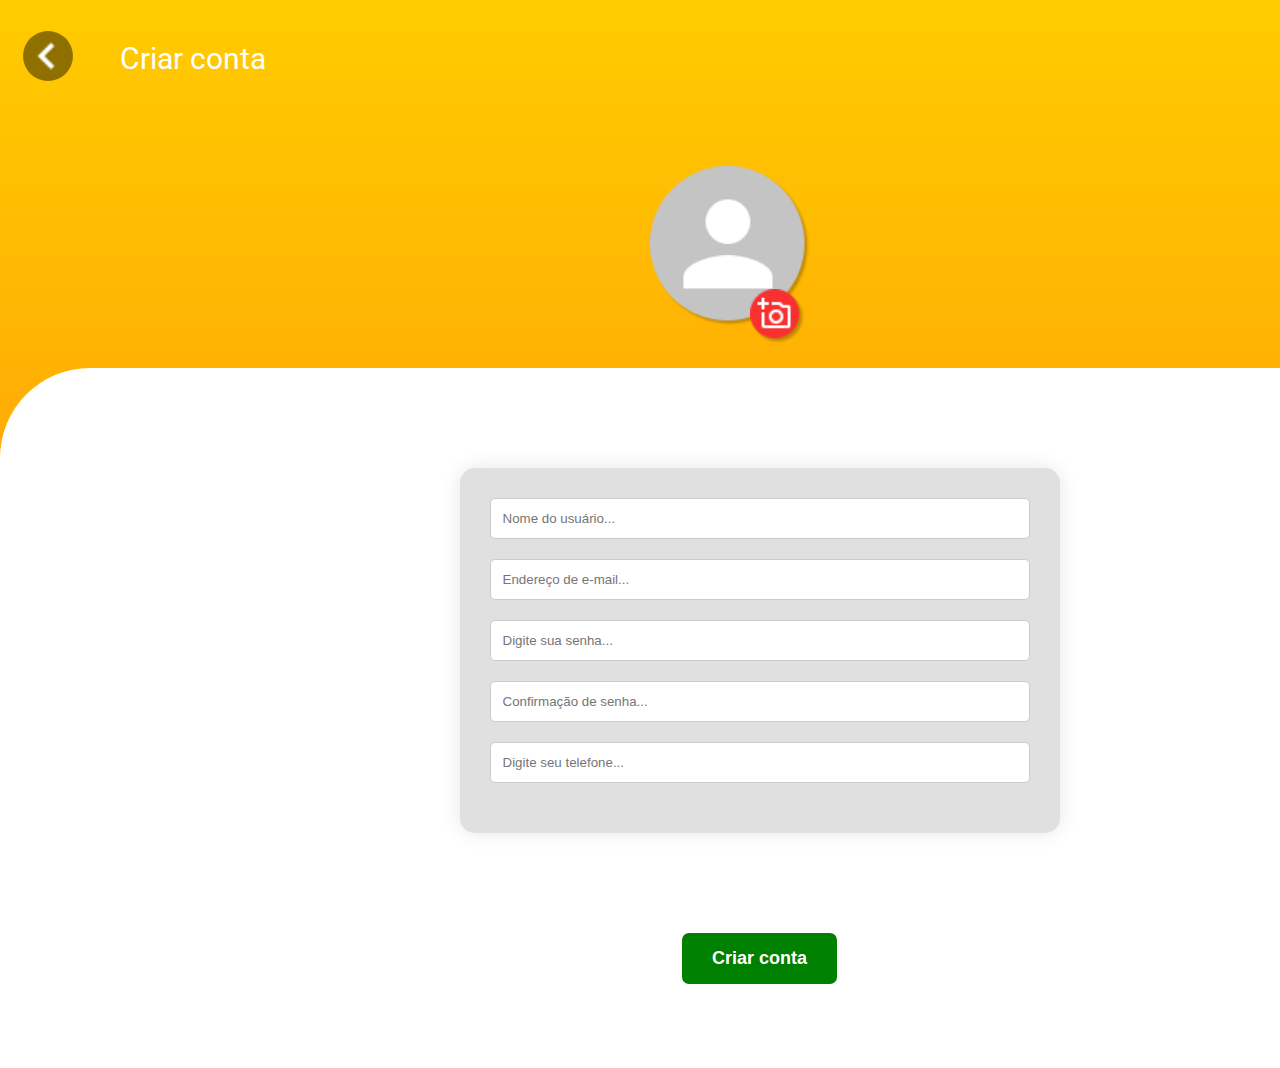
<file: Projeto_pizzaria/Tela Criar Conta/index.html>
<!DOCTYPE html>
<html lang="pt-br">

<head>
    <meta charset="UTF-8">
    <meta name="viewport" content="width=device-width, initial-scale=1.0">
    <link rel="preconnect" href="https://fonts.googleapis.com">
    <link rel="preconnect" href="https://fonts.gstatic.com" crossorigin>
    <link href="https://fonts.googleapis.com/css2?family=Roboto:wght@500&display=swap" rel="stylesheet">
    <link rel="preconnect" href="https://fonts.googleapis.com">
    <link rel="preconnect" href="https://fonts.gstatic.com" crossorigin>
    <link href="https://fonts.googleapis.com/css2?family=Rubik&display=swap" rel="stylesheet">
    <title>Tela Criar Conta</title>
    <link rel="stylesheet" href="./styles.css">
</head>

<body>

    <header>

        <div class="flecha"><img src="./img/fe_arrow-left.png" alt=""></div>

        <div class="point"></div>

        <p>Criar conta</p>

        <div class="perfil"><img src="./img/Group 8.png" alt=""></div>

        <div class="cam"><img src="./img/camera.png" alt=""></div>

        <div class="white">

            <div class="cham">

                <form action="">
                    <input type="name" required placeholder="Nome do usuário...">
                </form>

                <form action="">
                    <input type="email" required placeholder="Endereço de e-mail...">
                </form>

                <form action="">
                    <input type="password" required placeholder="Digite sua senha...">
                </form>

                <form action="">
                    <input type="password" required placeholder="Confirmação de senha...">
                </form>

                <form action="">
                    <input type="tel" required placeholder="Digite seu telefone...">
                </form>

            </div>

            <div class="chamada">

                <form action="">
                    <input type="submit" name="acao" value="Criar conta">
                </form>

        </div>

    </header>

</body>

</html>
</file>
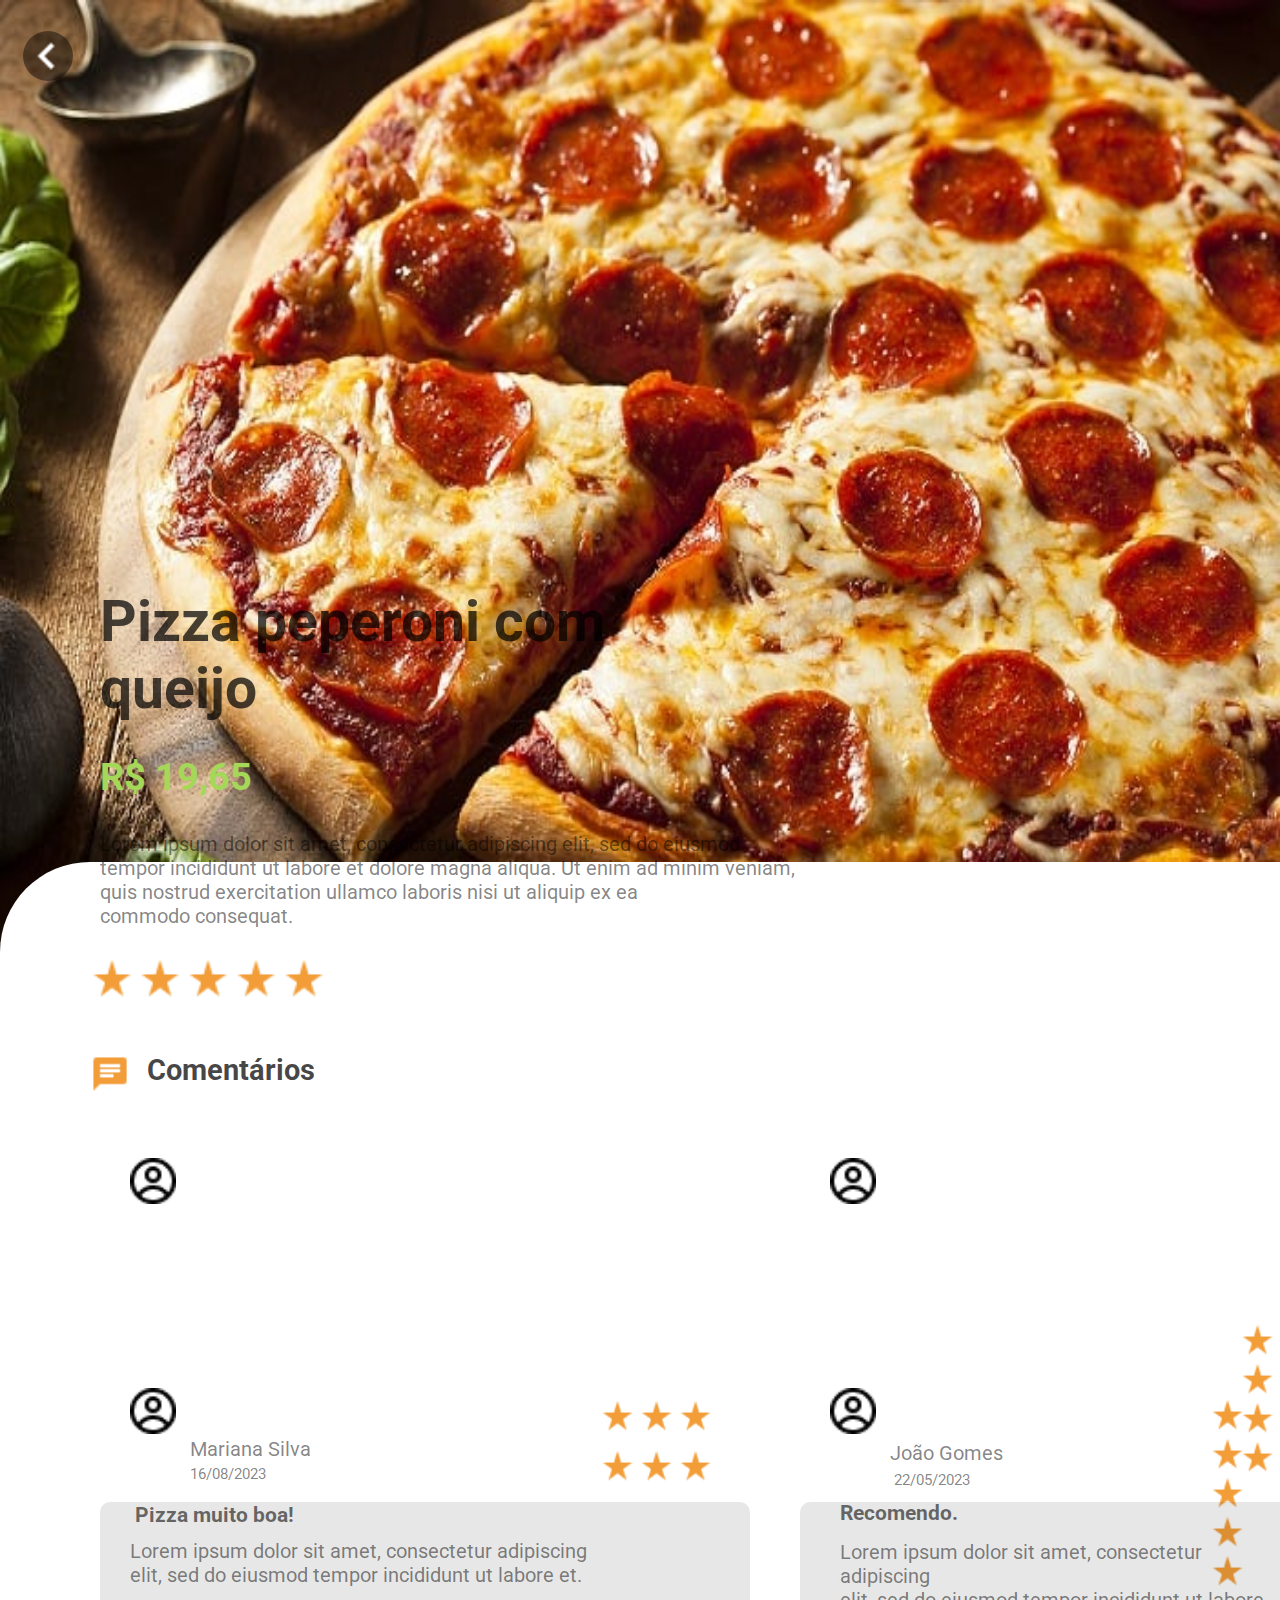
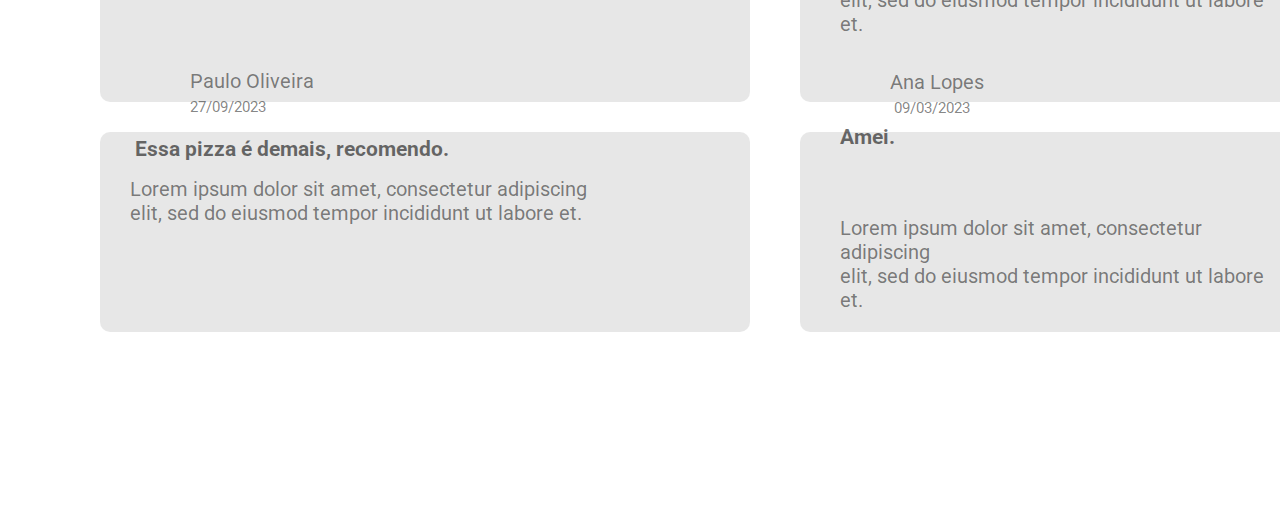
<file: Projeto_pizzaria/Tela Detalhe do Produto/index.html>
<!DOCTYPE html>
<html lang="pt-br">

<head>
    <meta charset="UTF-8">
    <meta name="viewport" content="width=device-width, initial-scale=1.0">
    <link rel="preconnect" href="https://fonts.googleapis.com">
    <link rel="preconnect" href="https://fonts.gstatic.com" crossorigin>
    <link href="https://fonts.googleapis.com/css2?family=Roboto:wght@500&display=swap" rel="stylesheet">
    <link rel="preconnect" href="https://fonts.googleapis.com">
    <link rel="preconnect" href="https://fonts.gstatic.com" crossorigin>
    <link href="https://fonts.googleapis.com/css2?family=Rubik&display=swap" rel="stylesheet">
    <title>Tela Detalhe do Produto</title>
    <link rel="stylesheet" href="./styles.css">
</head>

<body>

    <header>

        <div class="flecha"><img src="./img/fe_arrow-left.png" alt=""></div>

        <div class="point"></div>

        <div class="coracao"><img src="./img/coração.png" alt=""></div>

        <div class="p1">
            <h2>Pizza peperoni com <br> queijo</h2>
        </div>

        <h3>R$ 19,65</h3>

        <div class="estrela">
            <img src="./img/Star rate.png" alt="">
            <img src="./img/Star rate.png" alt="">
            <img src="./img/Star rate.png" alt="">
            <img src="./img/Star rate.png" alt="">
            <img src="./img/Star rate.png" alt="">
        </div>

        <div class="comentario"><img src="./img/Chat.png" alt=""></div>

        <h4>Comentários</h4>

    </header>

    <p>Lorem ipsum dolor sit amet, consectetur adipiscing elit, sed do eiusmod <br>tempor incididunt ut labore et
        dolore magna aliqua. Ut enim ad minim veniam, <br>quis nostrud exercitation ullamco laboris nisi ut
        aliquip ex ea <br>commodo consequat.
    </p>

    <div class="perfil1">
        <img src="./img/Group.png" alt="">
    </div>

    <div class="perfil2">
        <img src="./img/Group.png" alt="">
    </div>

    <div class="perfil3">
        <img src="./img/Group.png" alt="">
    </div>

    <div class="perfil4">
        <img src="./img/Group.png" alt="">
    </div>

    <div class="estrela1">
        <img src="./img/Star rate.png" alt="">
        <img src="./img/Star rate.png" alt="">
        <img src="./img/Star rate.png" alt="">
    </div>

    <div class="estrela2">
        <img src="./img/Star rate.png" alt="">
        <img src="./img/Star rate.png" alt="">
        <img src="./img/Star rate.png" alt="">
        <img src="./img/Star rate.png" alt="">
        <img src="./img/Star rate.png" alt="">
    </div>

    <div class="estrela3">
        <img src="./img/Star rate.png" alt="">
        <img src="./img/Star rate.png" alt="">
        <img src="./img/Star rate.png" alt="">
        <img src="./img/Star rate.png" alt="">
    </div>

    <div class="estrela4">
        <img src="./img/Star rate.png" alt="">
        <img src="./img/Star rate.png" alt="">
        <img src="./img/Star rate.png" alt="">
    </div>

    <div class="nome">
        <p>Mariana Silva</p>
    </div>
    <div class="nome1">
        <p>João Gomes</p>
    </div>
    <div class="nome2">
        <p>Ana Lopes</p>
    </div>
    <div class="nome3">
        <p>Paulo Oliveira</p>
    </div>

    <div class="data1">
        <p>27/09/2023</p>
    </div>
    <div class="data2">
        <p>09/03/2023</p>
    </div>
    <div class="data3">
        <p>22/05/2023</p>
    </div>
    <div class="data4">
        <p>16/08/2023</p>
    </div>


    <div class="coment">
        <h2>Pizza muito boa!</h2>
    </div>

    <div class="coment1">
        <h2>Essa pizza é demais, recomendo.</h2>
    </div>

    <div class="coment2">
        <h2>Recomendo.</h2>
    </div>

    <div class="coment3">
        <h2>Amei.</h2>
    </div>

    <div class="c1">
        <p>Lorem ipsum dolor sit amet, consectetur adipiscing
            <br> elit, sed do eiusmod tempor incididunt ut labore et.
        </p>
    </div>

    <div class="c2">
        <p>Lorem ipsum dolor sit amet, consectetur adipiscing
            <br> elit, sed do eiusmod tempor incididunt ut labore et.
        </p>
    </div>

    <div class="c3">
        <p>Lorem ipsum dolor sit amet, consectetur adipiscing
            <br> elit, sed do eiusmod tempor incididunt ut labore et.
        </p>
    </div>

    <div class="c4">
        <p>Lorem ipsum dolor sit amet, consectetur adipiscing
            <br> elit, sed do eiusmod tempor incididunt ut labore et.
        </p>
    </div>

    <div class="box"></div>
    <div class="box1"></div>
    <div class="box2"></div>
    <div class="box3"></div>

    <div class="white"></div>

</body>

</html>
</file>
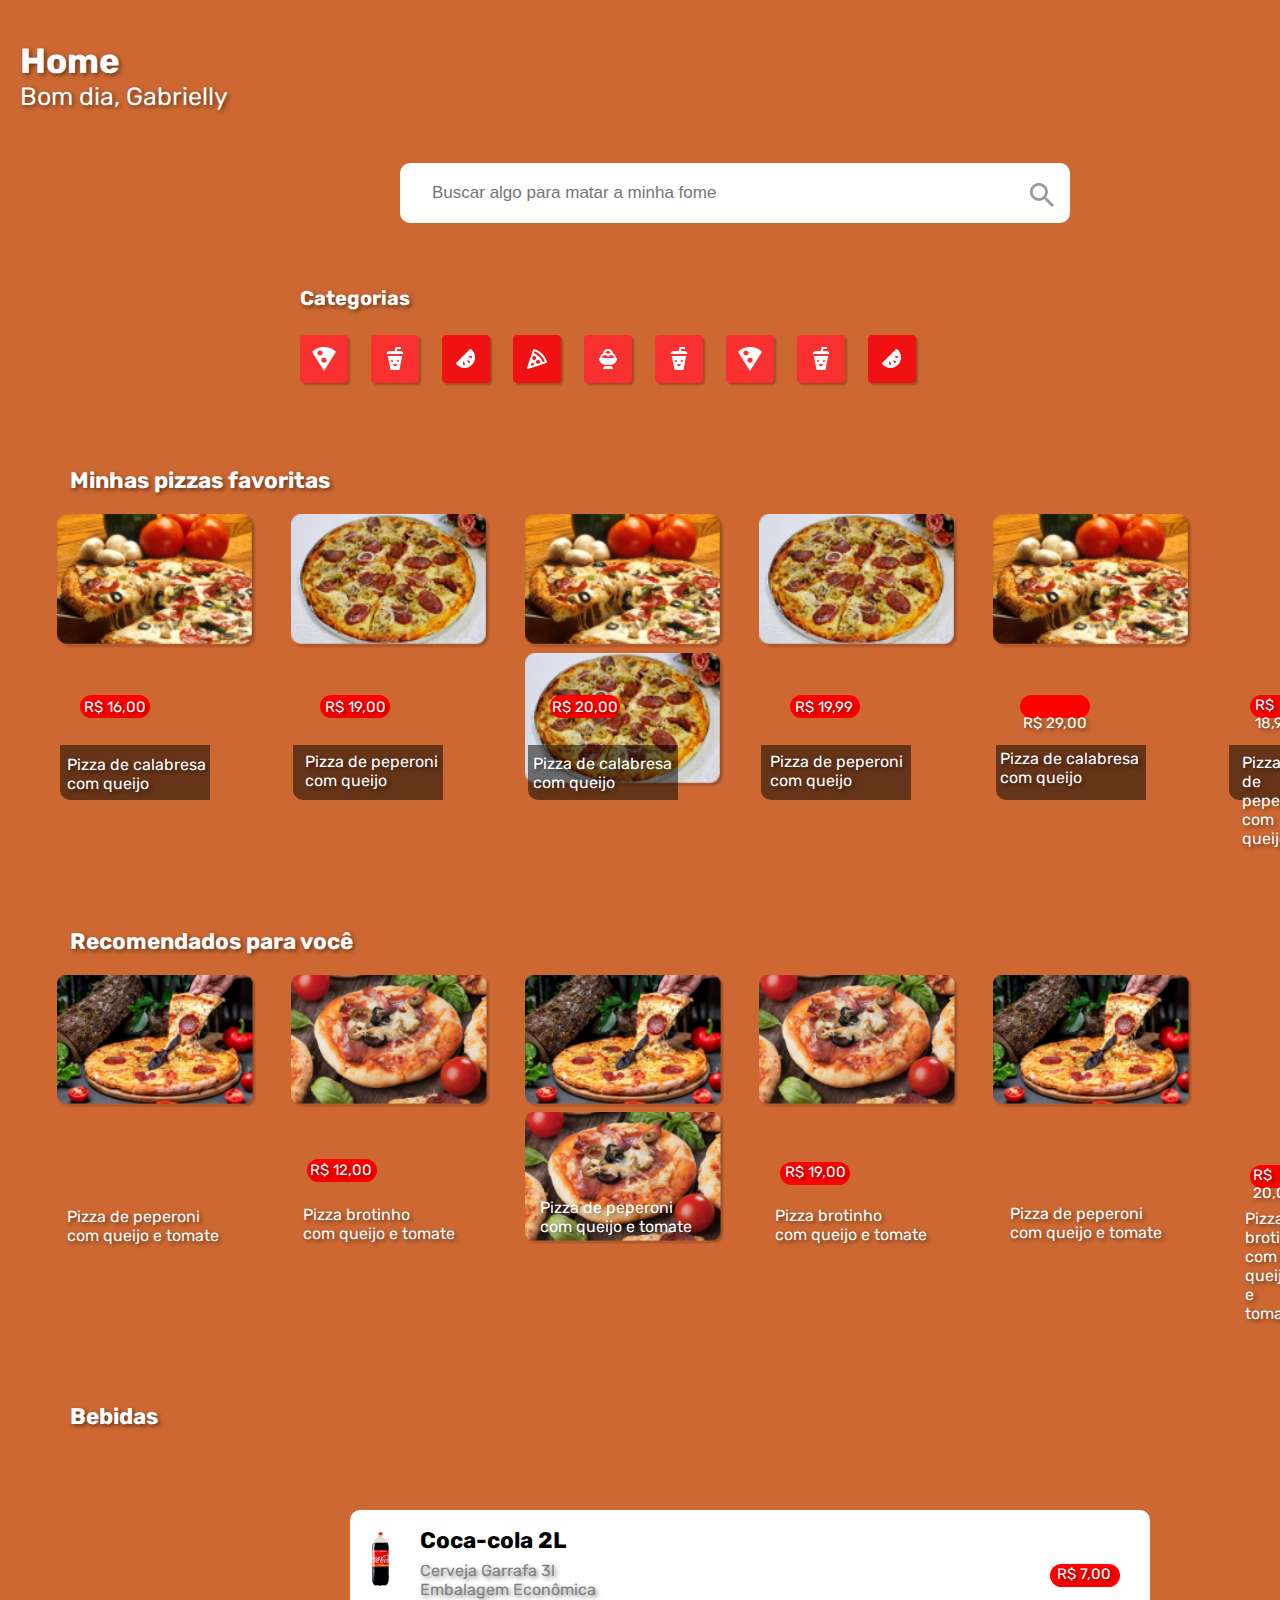
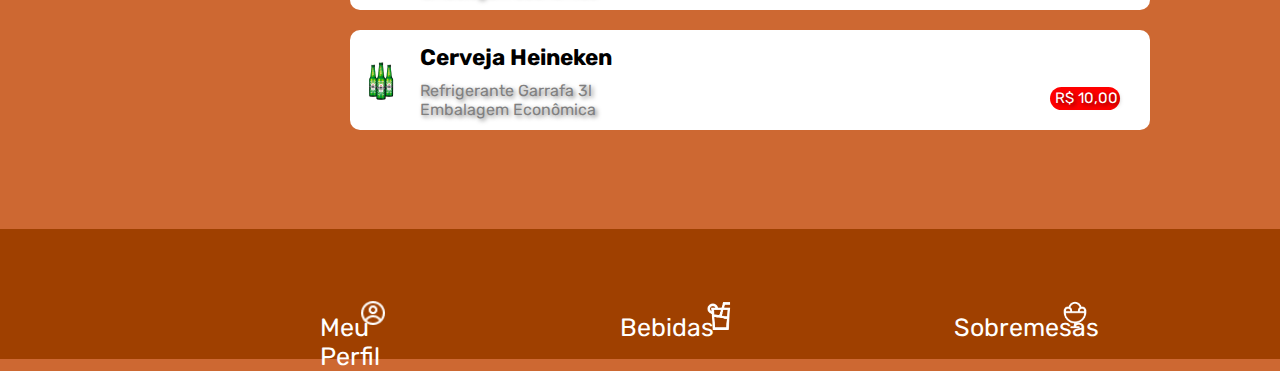
<file: Projeto_pizzaria/Tela Home/index.html>
<!DOCTYPE html>
<html lang="pt-br">

<head>
    <meta charset="UTF-8">
    <meta name="viewport" content="width=device-width, initial-scale=1.0">
    <link rel="preconnect" href="https://fonts.googleapis.com">
    <link rel="preconnect" href="https://fonts.gstatic.com" crossorigin>
    <link href="https://fonts.googleapis.com/css2?family=Rubik:ital@1&display=swap" rel="stylesheet">
    <title>Tela Home</title>
    <link rel="stylesheet" href="./styles.css">
</head>

<body>

    <header>

        <h1>Home</h1>

        <p>Bom dia, Gabrielly</p>

        <div class="perfil"><img src="./img/image 1 (1).png" alt=""></div>

        <div class="chamada">

            <form action="">
                <input type="search" required placeholder="Buscar algo para matar a minha fome">
            </form>
        </div>

        <div class="lupa"><img src="./img/Vector.png" alt=""></div>

    </header>


    <div class="categorias">
        <h2>Categorias</h2>
    </div>

    <div class="quadrado">
        <img src="./img/Group 1.png" alt="">
        <img src="./img/Group 2.png" alt="">
        <img src="./img/Group 3.png" alt="">
        <img src="./img/Group 4.png" alt="">
        <img src="./img/Group 5.png" alt="">
        <img src="./img/Group 2.png" alt="">
        <img src="./img/Group 1.png" alt="">
        <img src="./img/Group 2.png" alt="">
        <img src="./img/Group 3.png" alt="">
    </div>

    <div class="favoritas">
        <h2>Minhas pizzas favoritas</h2>
    </div>

    <div class="pizzas">
        <img src="./img/Rectangle 14.png" alt="">
        <img src="./img/Rectangle 6.png" alt="">
        <img src="./img/Rectangle 14.png" alt="">
        <img src="./img/Rectangle 6.png" alt="">
        <img src="./img/Rectangle 14.png" alt="">
        <img src="./img/Rectangle 6.png" alt="">
    </div>

    <div class="vermelho"></div>
    <div class="vermelho1"></div>
    <div class="vermelho2"></div>
    <div class="vermelho3"></div>
    <div class="vermelho4"></div>
    <div class="vermelho5"></div>

    <div class="reais1">
        <p>R$ 16,00</p>
    </div>


    <div class="reais2">
        <p>R$ 19,00</p>
    </div>

    <div class="reais3">
        <p>R$ 20,00</p>
    </div>


    <div class="reais4">
        <p>R$ 19,99</p>
    </div>

    <div class="reais5">
        <p>R$ 18,99</p>
    </div>

    <div class="reais6">
        <p>R$ 29,00</p>
    </div>

    <div class="box"></div>
    <div class="box1"></div>
    <div class="box2"></div>
    <div class="box3"></div>
    <div class="box4"></div>
    <div class="box5"></div>

    <div class="calabresa">
        <p>Pizza de calabresa <br> com queijo</p>
    </div>

    <div class="calabresa1">
        <p>Pizza de calabresa <br> com queijo</p>
    </div>

    <div class="calabresa2">
        <p>Pizza de calabresa <br> com queijo</p>
    </div>

    <div class="peperoni">
        <p>Pizza de peperoni <br> com queijo</p>
    </div>

    <div class="peperoni1">
        <p>Pizza de peperoni <br> com queijo</p>
    </div>


    <div class="peperoni2">
        <p>Pizza de peperoni <br> com queijo</p>
    </div>

    <div class="favoritas">
        <h2>Recomendados para você</h2>
    </div>

    <div class="pizza">
        <img src="./img/Rectangle 16.png" alt="">
        <img src="./img/Rectangle 17.png" alt="">
        <img src="./img/Rectangle 16.png" alt="">
        <img src="./img/Rectangle 17.png" alt="">
        <img src="./img/Rectangle 16.png" alt="">
        <img src="./img/Rectangle 17.png" alt="">
    </div>

    <div class="vermelho9"></div>
    <div class="vermelho8"></div>
    <div class="vermelho7"></div>

    <div class="preco4">
        <p>R$ 12,00</p>
    </div>

    <div class="preco5">
        <p>R$ 19,00</p>
    </div>

    <div class="preco6">
        <p>R$ 20,00</p>
    </div>

    <div class="pe1">
        <p>Pizza de peperoni <br> com queijo e tomate</p>
    </div>

    <div class="pe2">
        <p>Pizza brotinho <br> com queijo e tomate</p>
    </div>

    <div class="pe3">
        <p>Pizza de peperoni <br> com queijo e tomate</p>
    </div>

    <div class="pe4">
        <p>Pizza brotinho <br> com queijo e tomate</p>
    </div>

    <div class="pe5">
        <p>Pizza de peperoni <br> com queijo e tomate</p>
    </div>

    <div class="pe6">
        <p>Pizza brotinho <br> com queijo e tomate</p>
    </div>

    <div class="favoritas">
        <h2>Bebidas</h2>
    </div>


    <div class="white"></div>
    <div class="white1"></div>

    <div class="coca"><img src="./img/Rectangle 29.png" alt=""></div>
    <div class="hein"><img src="./img/Rectangle 31.png" alt=""></div>

    <div class="vermelho10"></div>
    <div class="vermelho11"></div>

    <div class="preco9">
        <p>R$ 7,00</p>
    </div>

    <div class="preco10">
        <p>R$ 10,00</p>
    </div>

    <div class="cola">
        <h2>Coca-cola 2L</h2>
    </div>

    <div class="heine">
        <h2>Cerveja Heineken</h2>
    </div>

    <div class="refri">
        <p>Refrigerante Garrafa 3l
            <br> Embalagem Econômica
        </p>
    </div>

    <div class="cerveja">
        <p>Cerveja Garrafa 3l<br> Embalagem Econômica</p>
    </div>

    <div class="final"></div>

    <ul>

        <li><a href="">Meu Perfil</a></li>
        <li><a href="">Bebidas</a></li>
        <li><a href="">Sobremesas</a></li>

    </ul>

    <div class="beer"><img src=".//img/tdesign_drink.png" alt=""></div>
    <div class="perfil1"><img src="./img/gg_profile.png" alt=""></div>
    <div class="cupcake"><img src="./img/ep_dessert.png" alt=""></div>



</body>


</html>
</file>
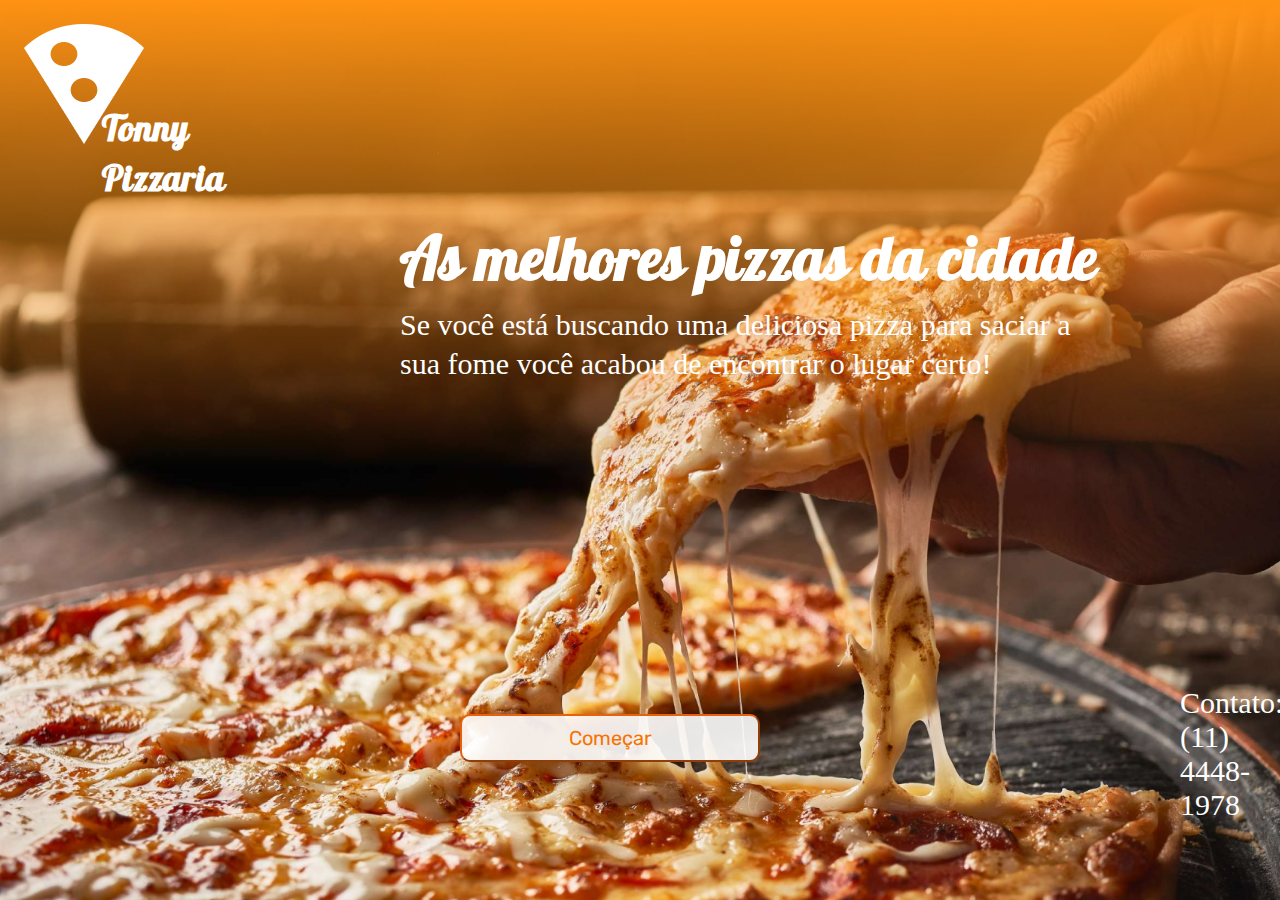
<file: Projeto_pizzaria/Tela Inicio/index.html>
<!DOCTYPE html>
<html lang="pt-br">

<head>
    <meta charset="UTF-8">
    <meta name="viewport" content="width=device-width, initial-scale=1.0">
    <link rel="stylesheet" href="styles.css">
    <title>Tela Inicial</title>
    <link rel="preconnect" href="https://fonts.googleapis.com">
    <link rel="preconnect" href="https://fonts.gstatic.com" crossorigin>
    <link href="https://fonts.googleapis.com/css2?family=Exo+2:wght@500&family=Pattaya&display=swap" rel="stylesheet">
    <link rel="preconnect" href="https://fonts.googleapis.com">
    <link rel="preconnect" href="https://fonts.gstatic.com" crossorigin>
    <link href="https://fonts.googleapis.com/css2?family=Rubik:wght@700&display=swap" rel="stylesheet">


</head>

<body>
    <header>

        <div class="chamada">

            <form action="file:///C:/Users/aluno/Documents/Projeto_pizzaria/Tela%20Login/index.html">
                <input type="submit" name="acao" value="Começar">
            </form>

            <div class="logo"></div>

            <div class="title">

                <h2>Tonny <br>Pizzaria</h2>


            </div>

            <h3>As melhores pizzas da cidade</h3>

            <p>Se você está buscando uma deliciosa pizza para saciar a </p>
            <p>sua fome você acabou de encontrar o lugar certo!</p>

    </header>


</body>
<div class="p">
    <p>Contato: (11) 4448-1978 </p>
</div>

</html>
</file>
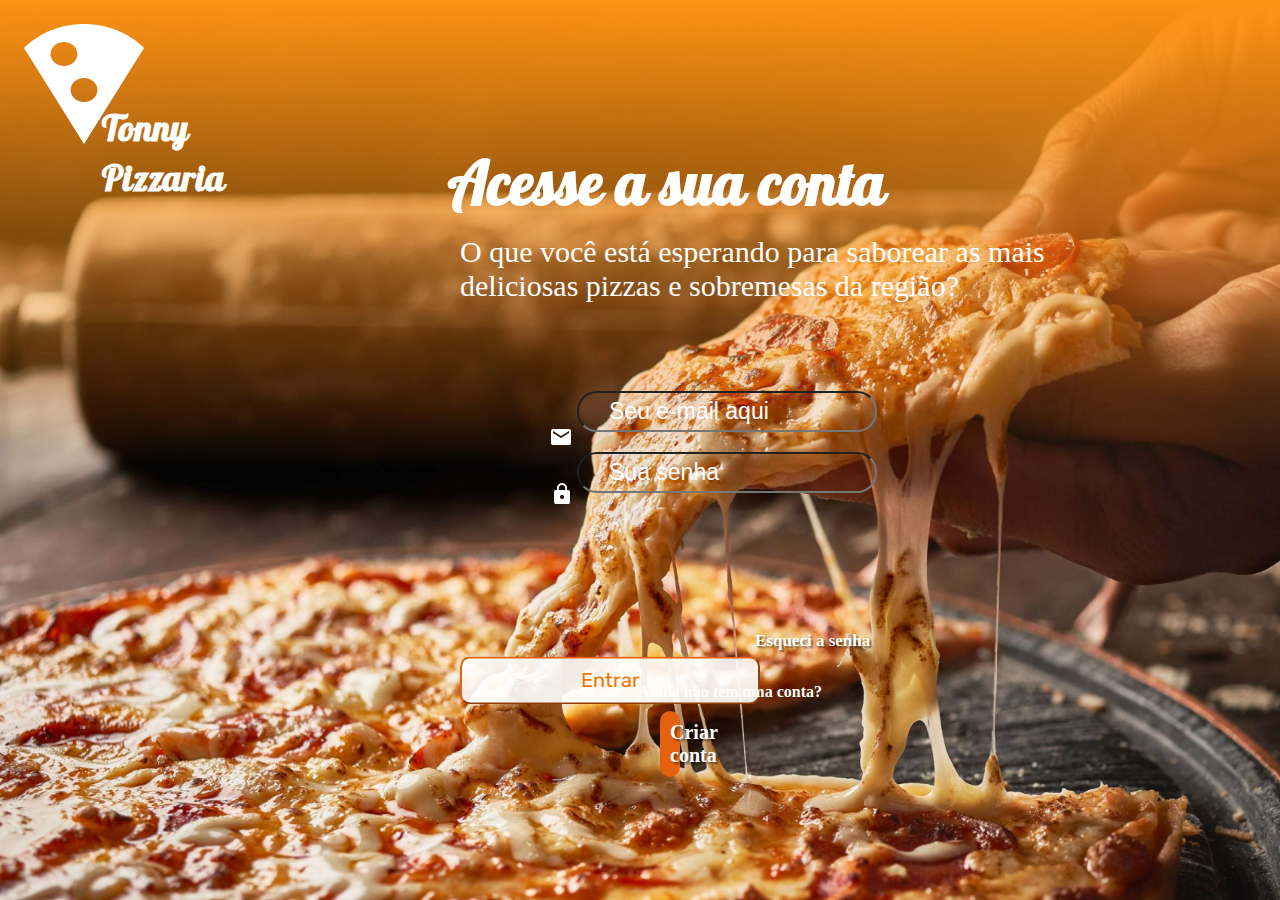
<file: Projeto_pizzaria/Tela Login/index.html>
<!DOCTYPE html>
<html lang="pt-br">

<head>
    <meta charset="UTF-8">
    <meta name="viewport" content="width=device-width, initial-scale=1.0">
    <link rel="stylesheet" href="styles.css">

    <title>Tela Login</title>

    <link rel="preconnect" href="https://fonts.googleapis.com">
    <link rel="preconnect" href="https://fonts.gstatic.com" crossorigin>
    <link href="https://fonts.googleapis.com/css2?family=Exo+2:wght@500&family=Pattaya&display=swap" rel="stylesheet">
    <link rel="preconnect" href="https://fonts.googleapis.com">
    <link rel="preconnect" href="https://fonts.gstatic.com" crossorigin>
    <link href="https://fonts.googleapis.com/css2?family=Rubik:wght@700&display=swap" rel="stylesheet">


</head>

<body>
    <header>

        <div class="logo"></div>

        <div class="title">

            <h2>Tonny <br>Pizzaria</h2>

        </div>

        <h3>Acesse a sua conta</h3>

        <p>O que você está esperando para saborear as mais </p>
        <p>deliciosas pizzas e sobremesas da região?</p>

        <div class="cham">

            <form action="">
                <input type="email" required placeholder="Seu e-mail aqui">
            </form>

            <form action="">
                <input type="password" required placeholder="Sua senha">

            </form>
        </div>

    </header>

    <div class="chamada">

        <form action="">
            <input type="submit" name="acao" value="Entrar">
        </form>

        <div class="senha"><a href=""></a>Esqueci a senha </div>

        <div class="conta1"><a href=""></a>Ainda não tem uma conta?</div>

        <div class="conta"><a href=""></a>Criar conta</div>

        <div class="icons"><img src="./img/Lock.png" alt=""> </div>

        <div class="icons1"><img src="./img/Email.png" alt=""></div>

</body>

</html>
</file>
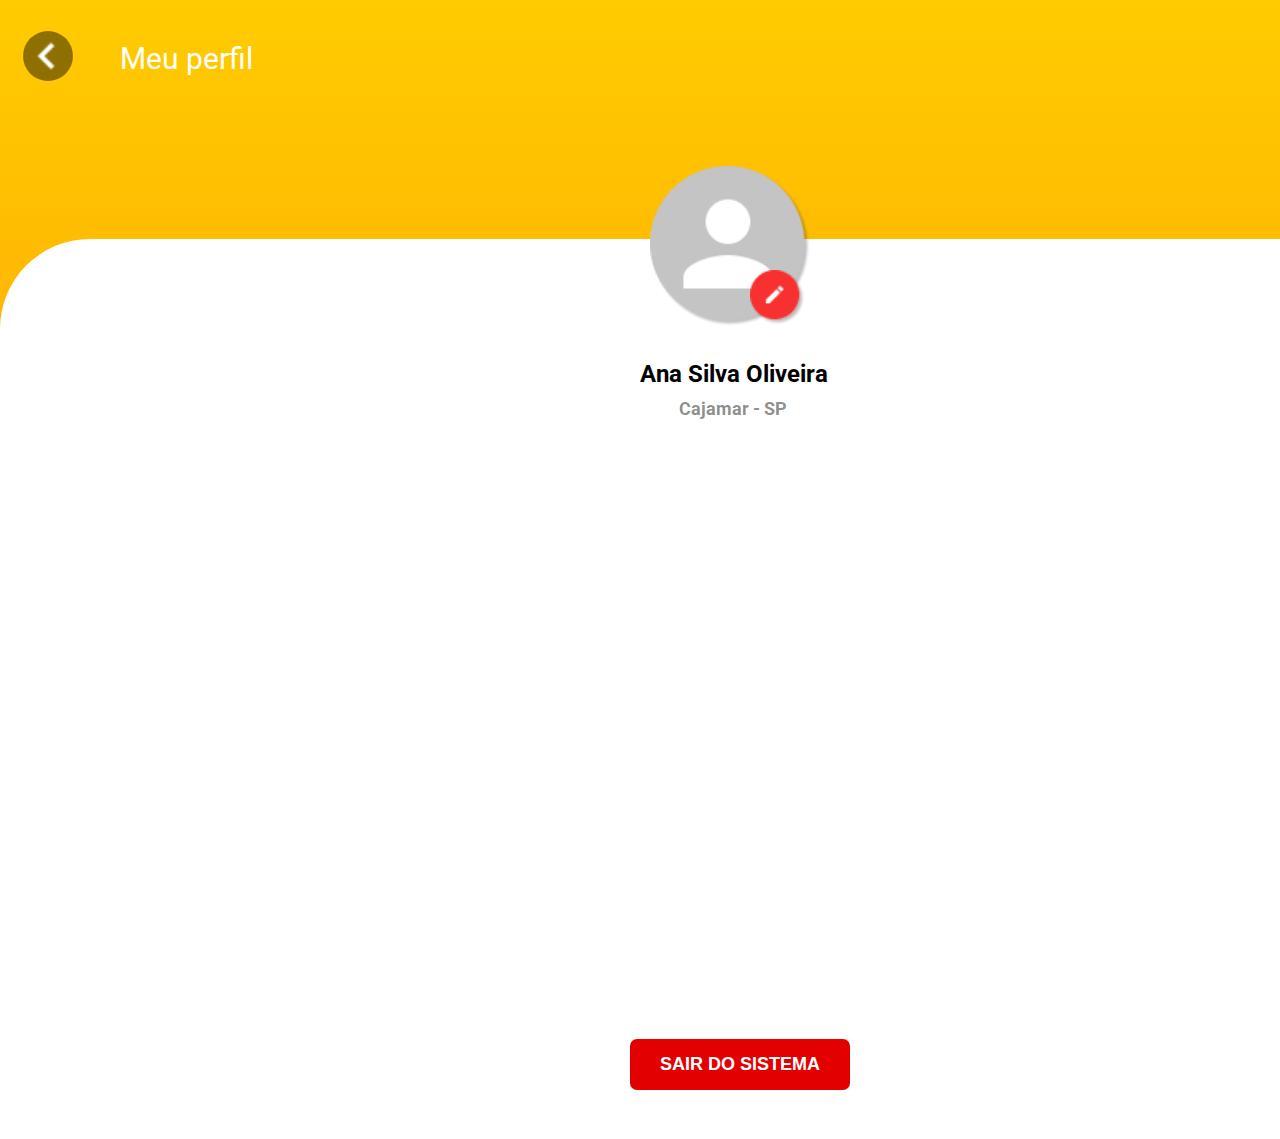
<file: Projeto_pizzaria/Tela Perfil/index.html>
<!DOCTYPE html>
<html lang="pt-br">

<head>
    <meta charset="UTF-8">
    <meta name="viewport" content="width=device-width, initial-scale=1.0">
    <link rel="preconnect" href="https://fonts.googleapis.com">
    <link rel="preconnect" href="https://fonts.gstatic.com" crossorigin>
    <link href="https://fonts.googleapis.com/css2?family=Roboto:wght@500&display=swap" rel="stylesheet">
    <link rel="preconnect" href="https://fonts.googleapis.com">
    <link rel="preconnect" href="https://fonts.gstatic.com" crossorigin>
    <link href="https://fonts.googleapis.com/css2?family=Rubik&display=swap" rel="stylesheet">
    <title>Tela Perfil</title>
    <link rel="stylesheet" href="./styles.css">
</head>

<body>

    <header>

        <div class="flecha"><img src="./img/fe_arrow-left.png" alt=""></div>

        <div class="point"></div>

        <p>Meu perfil</p>

        <div class="perfil"><img src="./img/Group 8.png" alt=""></div>

        <div class="lap"><img src="./img/Group 9.png" alt=""></div>

        <div class="nome">
            <h2>Ana Silva Oliveira</h2>
        </div>
        <div class="cidade">
            <h2>Cajamar - SP</h2>
        </div>

        <div class="balao"> </div>




        <div class="white">

            <div class="chamada">

                <form action="">
                    <input type="submit" name="acao" value="SAIR DO SISTEMA">
                </form>

                <div class="final"></div>

            </div>

    </header>

</body>

</html>
</file>
<file: Projeto_pizzaria/Tela Criar Conta/styles.css>
* {
    margin: 0;
    padding: 0;
    box-sizing: border-box;
}

body {
    background: linear-gradient(to bottom, #ffcc00, rgb(255, 129, 12));
}

.flecha img {
    width: 40px;
    height: 40px;
    margin-top: 36px;
    margin-left: 26px;
    position: relative;
}

.white {
    background-color: #fff;
    border-radius: 90px 90px 0 0;
    width: 1519px;
    height: 700px;
    top: 20px;
    position: relative;
    overflow: hidden; 
}

.cham {
    background-color: #e0e0e0;
    box-shadow: 0 0 20px rgba(0, 0, 0, 0.1);
    border-radius: 15px;
    padding: 30px;
    width: 600px;
    margin: 0 auto;
    top: 100px;
    position: relative;
}

.point {
    background-color: rgba(0, 0, 0, 0.442);
    width: 50px;
    height: 50px;
    border-radius: 100px;
    margin-top: -49px;
    margin-left: 23px;
}

p {
    color: white;
    font-size: 30px;
    margin-left: 120px;
    margin-top: -40px;
    font-family: 'Roboto', sans-serif;
}

.perfil img {
    width: 160px;
    height: 160px;
    margin-left: 650px;
    margin-top: 90px;
}

.cam img {
    width: 55px;
    height: 55px;
    margin-left: 750px;
    margin-top: -60px;
    position: relative;
}


form {
    display: flex;
    flex-direction: column;
    margin-bottom: 20px;
}

input {
    width: 100%;
    padding: 12px;
    border: 1px solid #ccc;
    border-radius: 5px;
    transition: border-color 0.3s;

}

input:focus {
    outline: none;
    border-color: #3498db;
}

.chamada {
    display: flex;
    flex-direction: column;
    align-items: center;
    margin-top: 200px;
}

input[type="submit"] {
    background-color: green;
    color: #fff;
    cursor: pointer;
    padding: 15px 30px;
    border: none;
    border-radius: 7px;
    font-size: 18px;
    font-weight: bold;
    transition: background-color 0.3s;
}

input[type="submit"]:hover {
    background-color: rgb(1, 91, 1);
}
</file>
<file: Projeto_pizzaria/Tela Detalhe do Produto/styles.css>
* {
    margin: 0;
    padding: 0;
    box-sizing: border-box;
}

body {
    background-image: url('./img/pizza2.jpg');
    background-size: 100% 50%;
    background-repeat: no-repeat;
}

.flecha img {
    width: 40px;
    height: 40px;
    margin-top: 36px;
    margin-left: 26px;
    position: relative;
}

.white {
    background-color: white;
    width: 1519px;
    height: 1250px;
    border-radius: 90px 90px 0 0;
    margin-top: -1450px;

}

.point {
    background-color: rgba(0, 0, 0, 0.442);
    width: 50px;
    height: 50px;
    border-radius: 100px;
    margin-top: -49px;
    margin-left: 23px;
}

.coracao img {
    height: 43px;
    width: 43px;
    position: relative;
    top: 530px;
    margin-left: 1300px;
}

.p1 {
    font-family: 'Roboto', sans-serif;
    color: rgba(0, 0, 0, 0.715);
    font-size: 38px;
    position: relative;
    margin-left: 100px;
    top: 460px;
}

h3 {
    color: rgb(165, 215, 89);
    font-size: 38px;
    font-family: 'Roboto', sans-serif;
    position: relative;
    margin-left: 100px;
    top: 493px;
}

p {
    color: rgba(0, 0, 0, 0.482);
    font-size: 20px;
    font-family: 'Roboto', sans-serif;
    position: relative;
    margin-left: 100px;
    top: 400px;
}

.estrela img {
    width: 44px;
    height: 44px;
}

.estrela {
    top: 650px;
    margin-left: 90px;
    position: relative;
}

.comentario {
    top: 700px;
    margin-left: 90px;
    position: relative;
}

.comentario img {
    width: 40px;
    height: 40px;
}

h4 {
    color: rgba(0, 0, 0, 0.736);
    font-size: 29px;
    font-family: 'Roboto', sans-serif;
    position: relative;
    margin-left: 147px;
    top: 655px;
}

.box {
    background-color: rgba(0, 0, 0, 0.093);
    width: 650px;
    height: 200px;
    border-radius: 10px;
    top: -10px;
    margin-left: 100px;
    position: relative;
}

.box1 {
    background-color: rgba(0, 0, 0, 0.093);
    width: 650px;
    height: 200px;
    border-radius: 10px;
    top: 20px;
    margin-left: 100px;
    position: relative;
}


.box2 {
    background-color: rgba(0, 0, 0, 0.093);
    width: 650px;
    height: 200px;
    border-radius: 10px;
    top: -410px;
    margin-left: 800px;
    position: relative;
}

.box3 {
    background-color: rgba(0, 0, 0, 0.093);
    width: 650px;
    height: 200px;
    border-radius: 10px;
    top: -380px;
    margin-left: 800px;
    position: relative;
}

.perfil1 img{
    position: relative;
    width: 46px;
    height: 46px;
    top:630px;
    margin-left: 130px;
}

.perfil2 img{
    position: relative;
    width: 46px;
    height: 46px;
    top: 580px;
    margin-left: 830px;

}

.perfil3 img{
    position: relative;
    width: 46px;
    height: 46px;
    top: 760px;
    margin-left: 830px;
}

.perfil4 img{
    position: relative;
    width: 46px;
    height: 46px;
    top: 710px;
    margin-left: 130px;
}

.estrela1 img {
    width: 35px;
    height: 35px;
}

.estrela1 {
    top: 670px;
    margin-left: 600px;
    position: relative;
}

.estrela2 img {
    width: 35px;
    height: 35px;
}

.estrela2 {
    top: 630px;
    margin-left: 1210px;
    position: relative;
}

.estrela3 img {
    width: 35px;
    height: 35px;
}

.estrela3 {
    top: 360px;
    margin-left: 1240px;
    position: relative;
}

.estrela4 img {
    width: 35px;
    height: 35px;
}

.estrela4 {
    top: 330px;
    margin-left: 600px;
    position: relative;
}

.nome{
    margin-left: 90px;
    margin-top: -120px;
    position: relative;
}

.nome1{
    margin-left: 790px;
    margin-top: -20px;
    position: relative;
}

.nome2{
    margin-left: 790px;
    margin-top: 205px;
    position: relative;
}

.nome3{
    margin-left: 90px;
    margin-top: -25px;
    position: relative;
}

.data1 p{
    margin-left: 190px;
    margin-top: 5px;
    position: relative; 
    font-size: 15px;

}

.data2 p{
    margin-left: 894px;
    margin-top: -17px;
    position: relative; 
    font-size: 15px;

}

.data3 p{
    margin-left: 894px;
    margin-top: -246px;
    position: relative; 
    font-size: 15px;

}

.data4 p{
    margin-left: 190px;
    margin-top: -24px;
    position: relative; 
    font-size: 15px;

}

.coment{
    font-family: 'Roboto', sans-serif;
    color: rgba(0, 0, 0, 0.567);
    font-size: 14px;
    margin-left: 135px;
    margin-top: 420px;
}

.coment1{
    font-family: 'Roboto', sans-serif;
    color: rgba(0, 0, 0, 0.567);
    font-size: 14px;
    margin-left: 135px;
    margin-top: 210px;
}

.coment2{
    font-family: 'Roboto', sans-serif;
    color: rgba(0, 0, 0, 0.567);
    font-size: 14px;
    margin-left: 840px;
    margin-top: -260px;
}

.coment3{
    font-family: 'Roboto', sans-serif;
    color: rgba(0, 0, 0, 0.567);
    font-size: 14px;
    margin-left: 840px;
    margin-top: 200px;
}

.c1{
    font-family: 'Roboto', sans-serif;
    color: rgba(0, 0, 0, 0.567);
    font-size: 14px;
    margin-left: 30px;
    margin-top: -610px;
}

.c2{
    font-family: 'Roboto', sans-serif;
    color: rgba(0, 0, 0, 0.567);
    font-size: 14px;
    margin-left: 30px;
    margin-top: 190px;
}

.c3{
    font-family: 'Roboto', sans-serif;
    color: rgba(0, 0, 0, 0.567);
    font-size: 14px;
    margin-left: 740px;
    margin-top: -285px;
}

.c4{
    font-family: 'Roboto', sans-serif;
    color: rgba(0, 0, 0, 0.567);
    font-size: 14px;
    margin-left: 740px;
    margin-top: 180px;
}
</file>
<file: Projeto_pizzaria/Tela Home/styles.css>
* {
    margin: 0;
    padding: 0;
    box-sizing: border-box;
}

body {
    background-color: rgb(205, 104, 50);
}

h1 {
    color: white;
    margin-left: 20px;
    margin-top: 40px;
    font-size: 35px;
    font-family: 'Rubik', sans-serif;
    text-shadow: 2px 2px 4px rgba(0, 0, 0, 0.5);
}

P {
    color: white;
    margin-left: 20px;
    font-size: 25px;
    font-family: 'Rubik', sans-serif;
    text-shadow: 2px 2px 4px rgba(0, 0, 0, 0.5);

}

.perfil {
    margin-left: 1360px;
    margin-top: -60px;
}

.chamada input {
    width: 180px;
    height: 41px;
    cursor: pointer;
    font-size: 17px;
    border-radius: 10px;
    border-color: transparent;
}

.chamada form {
    margin-top: 20px;
    padding-left: 400px;

}

.chamada input[type="search"] {
    width: 300px;
    height: 41px;
    cursor: pointer;
    padding-left: 30px;
    font-size: 17px;
    width: 670px;
    height: 60px;
}

.lupa {
    margin-top: -40px;
    padding-left: 1030px;
}

.quadrado {
    text-align: center;
    margin-top: 100px;
    display: flex;
    justify-content: space-between;
    margin-right: 360px;
    padding-left: 300px;
}

.categorias h2 {
    margin-left: 300px;
    top: 75px;
    color: white;
    font-size: 20px;
    position: relative;
    font-family: 'Rubik', sans-serif;
    text-shadow: 2px 2px 4px rgba(0, 0, 0, 0.5);
}

.favoritas {
    color: white;
    margin-left: 70px;
    top: 80px;
    font-size: 15px;
    position: relative;
    font-family: 'Rubik', sans-serif;
    text-shadow: 2px 2px 4px rgba(0, 0, 0, 0.5);

}

.pizzas {
    text-align: center;
    margin-top: 100px;
}

.pizzas img {
    width: 200px;
    margin-right: 30px;
}

.recomendados {
    color: white;
    margin-left: 300px;
    top: 80px;
    font-size: 15px;
    position: relative;
    font-family: 'Rubik', sans-serif;
    text-shadow: 2px 2px 4px rgba(0, 0, 0, 0.5);

}

.vermelho {
    background-color: red;
    width: 70px;
    height: 23px;
    border-radius: 50px;
    margin-top: -97px;
    margin-left: 80px;
    display: block;
    position: relative;
}

.vermelho1 {
    background-color: red;
    width: 70px;
    height: 23px;
    border-radius: 50px;
    margin-top: -23px;
    margin-left: 320px;
    display: block;
    position: relative;

}

.vermelho2 {
    background-color: red;
    width: 70px;
    height: 23px;
    border-radius: 50px;
    margin-top: -23px;
    margin-left: 550px;
    display: block;
    position: relative;

}

.vermelho3 {
    background-color: red;
    width: 70px;
    height: 23px;
    border-radius: 50px;
    margin-top: -23px;
    margin-left: 790px;
    display: block;
    position: relative;

}

.vermelho4 {
    background-color: red;
    width: 70px;
    height: 23px;
    border-radius: 50px;
    margin-top: -23px;
    margin-left: 1020px;
    display: block;
    position: relative;

}

.vermelho5 {
    background-color: red;
    width: 70px;
    height: 23px;
    border-radius: 50px;
    margin-top: -23px;
    margin-left: 1250px;
    display: block;
    position: relative;

}

.reais1 p {
    font-size: 15px;
    margin-top: -20px;
    margin-left: 84px;
    display: block;
    position: relative;
}

.reais2 p {
    font-size: 15px;
    margin-top: -18px;
    margin-left: 325px;
    display: block;
    position: relative;
}

.reais3 p {
    font-size: 15px;
    margin-top: -18px;
    margin-left: 552px;
    display: block;
    position: relative;
}

.reais4 p {
    font-size: 15px;
    margin-top: -18px;
    margin-left: 795px;
    display: block;
    position: relative;
}

.reais5 p {
    font-size: 15px;
    margin-top: -20px;
    margin-left: 1255px;
    display: block;
    position: relative;
}

.reais6 p {
    font-size: 15px;
    margin-top: -18px;
    margin-left: 1023px;
    display: block;
    position: relative;
}

.box {
    background-color: rgba(0, 0, 0, 0.503);
    width: 150px;
    height: 55px;
    margin-top: 13px;
    margin-left: 60px;
    display: block;
    position: relative;
    border-radius: 0 0 0 10px;
}

.box1 {
    background-color: rgba(0, 0, 0, 0.503);
    width: 150px;
    height: 55px;
    margin-top: -55px;
    margin-left: 1229px;
    display: block;
    position: relative;
    border-radius: 0 0 0 10px;
}

.box2 {
    background-color: rgba(0, 0, 0, 0.503);
    width: 150px;
    height: 55px;
    margin-top: -55px;
    margin-left: 293px;
    display: block;
    position: relative;
    border-radius: 0 0 0 10px;
}

.box3 {
    background-color: rgba(0, 0, 0, 0.503);
    width: 150px;
    height: 55px;
    margin-top: -55px;
    margin-left: 528px;
    display: block;
    position: relative;
    border-radius: 0 0 0 10px;
}

.box4 {
    background-color: rgba(0, 0, 0, 0.503);
    width: 150px;
    height: 55px;
    margin-top: -55px;
    margin-left: 761px;
    position: relative;
    border-radius: 0 0 0 10px;
}

.box5 {
    background-color: rgba(0, 0, 0, 0.503);
    width: 150px;
    height: 55px;
    margin-top: -55px;
    margin-left: 996px;
    position: relative;
    border-radius: 0 0 0 10px;
}

.calabresa p {

    font-size: 16px;
    margin-left: 67px;
    margin-top: -45px;
    position: relative;
}

.calabresa1 p {

    font-size: 16px;
    margin-left: 533px;
    margin-top: -39px;
    position: relative;
}

.calabresa2 p {

    font-size: 16px;
    margin-left: 1000px;
    margin-top: -43px;
    position: relative;
}

.peperoni p {

    font-size: 16px;
    margin-left: 770px;
    margin-top: -35px;
    position: relative;
}

.peperoni1 p {

    font-size: 16px;
    margin-left: 305px;
    margin-top: -38px;
    position: relative;
}

.peperoni2 p {

    font-size: 16px;
    margin-left: 1242px;
    margin-top: -37px;
    position: relative;
}

.pizza {
    text-align: center;
    margin-top: 100px;
}

.pizza img {
    width: 200px;
    margin-right: 30px;
}

.vermelho9 {
    background-color: red;
    width: 70px;
    height: 23px;
    border-radius: 50px;
    margin-top: -90px;
    margin-left: 307px;
    position: relative;

}

.vermelho8 {
    background-color: red;
    width: 70px;
    height: 23px;
    border-radius: 50px;
    margin-top: -20px;
    margin-left: 780px;
    position: relative;

}

.vermelho7 {
    background-color: red;
    width: 70px;
    height: 23px;
    border-radius: 50px;
    margin-top: -20px;
    margin-left: 1250px;
    position: relative;

}

.preco4 p {
    font-size: 15px;
    margin-top: -27px;
    margin-left: 310px;
    position: relative;
}


.preco5 p {
    font-size: 15px;
    margin-top: -16px;
    margin-left: 785px;
    position: relative;
}


.preco6 p {
    font-size: 15px;
    margin-top: -15px;
    margin-left: 1253px;
    position: relative;
}

.pe1 p {
    font-size: 16px;
    margin-left: 67px;
    margin-top: 5px;
    position: relative;
    text-shadow: 2px 2px 4px rgba(0, 0, 0, 0.5);
}

.pe2 p {
    font-size: 16px;
    margin-left: 303px;
    margin-top: -40px;
    position: relative;
    text-shadow: 2px 2px 4px rgba(0, 0, 0, 0.5);
}

.pe3 p {
    font-size: 16px;
    margin-left: 540px;
    margin-top: -45px;
    position: relative;
    text-shadow: 2px 2px 4px rgba(0, 0, 0, 0.5);
}

.pe4 p {
    font-size: 16px;
    margin-left: 775px;
    margin-top: -30px;
    position: relative;
    text-shadow: 2px 2px 4px rgba(0, 0, 0, 0.5);
}

.pe5 p {
    font-size: 16px;
    margin-left: 1010px;
    margin-top: -40px;
    position: relative;
    text-shadow: 2px 2px 4px rgba(0, 0, 0, 0.5);
}

.pe6 p {
    font-size: 16px;
    margin-left: 1245px;
    margin-top: -33px;
    position: relative;
    text-shadow: 2px 2px 4px rgba(0, 0, 0, 0.5);
}

.white {
    background-color: white;
    width: 800px;
    height: 100px;
    border-radius: 10px;
    margin-top: 160px;
    margin-left: 350px;
    position: relative;
}

.white1 {
    background-color: white;
    width: 800px;
    height: 100px;
    border-radius: 10px;
    margin-top: 20px;
    margin-left: 350px;
    position: relative;
}

.coca {
    margin-top: -200px;
    margin-left: 360px;
    position: relative;
}

.hein {
    margin-top: 60px;
    margin-left: 360px;
    position: relative;
}

.vermelho10 {
    background-color: red;
    width: 70px;
    height: 23px;
    border-radius: 50px;
    margin-top: -150px;
    margin-left: 1050px;
    position: relative;

}

.vermelho11 {
    background-color: red;
    width: 70px;
    height: 23px;
    border-radius: 50px;
    margin-top: 100px;
    margin-left: 1050px;
    position: relative;

}

.preco9 p {
    font-size: 15px;
    margin-top: -145px;
    margin-left: 1057px;
    position: relative;
}

.preco10 p {
    font-size: 15px;
    margin-top: 106px;
    margin-left: 1055px;
    position: relative;
}

.cola {
    color: black;
    font-family: 'Rubik', sans-serif;
    margin-top: -180px;
    margin-left: 420px;
    position: relative;
    font-size: 15px;
}

.heine {
    color: black;
    font-family: 'Rubik', sans-serif;
    margin-top: 90px;
    margin-left: 420px;
    position: relative;
    font-size: 15px;
}

.cerveja p {
    font-size: 16px;
    margin-left: 1010px;
    margin-top: -40px;
    position: relative;
    color: grey;
    margin-top: -158px;
    margin-left: 420px;
}

.refri p {
    font-size: 16px;
    margin-left: 1010px;
    margin-top: -40px;
    position: relative;
    color: grey;
    margin-top: 10px;
    margin-left: 420px;
}

.final {
    margin-top: 230px;
    background-color: rgb(159, 64, 0);
    width: 1519px;
    height: 130px;
}

li {
    list-style: none;
    font-family: 'Rubik', sans-serif;
}

ul {
    list-style: none;
    padding: 0;
    display: flex;
    margin-left: 320px;
    position: relative;
    margin-top: -46px;
}

li {
    margin-right: 240px;


}

a {
    text-decoration: none;
    color: white;
    font-size: 25px;

}

.perfil1 img {
    width: 26px;
    height: 26px;
}

.perfil1 {
    margin-left: 360px;
    margin-top: -35px;

}

.beer img {
    width: 30px;
    height: 30px;
}

.beer {
    margin-left: 705px;
    margin-top: -70px;

}

.cupcake img {
    width: 30px;
    height: 30px; 
}

.cupcake {
    margin-left: 1060px;
    margin-top: -30px;

}
</file>
<file: Projeto_pizzaria/Tela Inicio/styles.css>
* {
    margin: 0;
    padding: 0;
    box-sizing: border-box;
}

body {
    background-image: url('./img/Group\ 7.png');
    background-repeat: no-repeat;
    background-size: cover;
    background-attachment: fixed;
    /* Impede que a imagem de fundo role com a página */
    height: 100vh;
    /* Define a altura do body como a altura da viewport */
}

.chamada input {
    position: fixed;
    bottom: 0;
    left: 50%;
    transform: translate(-60%, 650%);
    background-color: #ffffffe6;
    color: #f77300;
    padding: 10px 20px;
    border-radius: 10px;
    cursor: pointer;
    font-size: 20px;
    font-family: 'Rubik', sans-serif;
    border-color: #e5610e;
    width: 300px;
}

.chamada form {
    position: absolute;
    /* Define o posicionamento absoluto para alinhar corretamente a chamada */
    top: 50%;
    /* Posiciona a partir do topo */
    left: 50%;
    /* Posiciona a partir da esquerda */
    transform: translate(-50%, -50%);
    /* Centraliza a chamada no meio da tela */
}

.logo {
    background-image: url('./img/Vector.png');
    background-size: 100% 100%;
    width: 120px;
    height: 120px;
    transform: translate(20%, 20%);
}

.title h2 {
    color: #fff;
    font-family: Pattaya;
    font-size: 36px;
    transform: translate(8%, -15%);
}

h3 {
    color: white;
    font-size: 60px;
    font-family: Pattaya;
    padding-left: 400px;
}

p {
    color: white;
    font-size: 30px;
    padding-left: 400px;
    padding-top: 5px;
}

.p{
    color: white;
    padding-top: 300px;
    padding-left: 780px;
}
</file>
<file: Projeto_pizzaria/Tela Login/styles.css>
* {
    margin: 0;
    padding: 0;
    box-sizing: border-box;
}

body {
    background-image: url('./img/Group\ 7.png');
    background-repeat: no-repeat;
    background-size: cover;
    background-attachment: fixed;
    /* Impede que a imagem de fundo role com a página */
    height: 100vh;
    /* Define a altura do body como a altura da viewport */
}

.chamada input {
    position: fixed;
    bottom: 0;
    left: 50%;
    transform: translate(-60%, 530%);
    background-color: #ffffffe6;
    color: #f77300;
    padding: 10px 20px;
    border-radius: 10px;
    cursor: pointer;
    font-size: 20px;
    font-family: 'Rubik', sans-serif;
    border-color: #e5610e;
    width: 300px;
}

.chamada form {
    position: absolute;
    /* Define o posicionamento absoluto para alinhar corretamente a chamada */
    top: 50%;
    /* Posiciona a partir do topo */
    left: 50%;
    /* Posiciona a partir da esquerda */
    transform: translate(-50%, -50%);
    /* Centraliza a chamada no meio da tela */
}

.logo {
    background-image: url('./img/Vector.png');
    background-size: 100% 100%;
    width: 120px;
    height: 120px;
    transform: translate(20%, 20%);
}

.title h2 {
    color: #fff;
    font-family: Pattaya;
    font-size: 36px;
    transform: translate(8%, -15%);
}

h3 {
    color: white;
    font-size: 60px;
    font-family: Pattaya;
    transform: translate(35%, -90%);
}

p {
    color: white;
    font-size: 30px;
    padding-left: 460px;
    transform: translate(0%, -200%);
}

.senha {
    color: #fff;
    padding: 10px 20px;
    cursor: pointer;
    font-size: 20px;
    font-family: 'Rubik', sans-serif;
    width: 300px;
    font-size: 17px;
    text-shadow: 2px 2px 2px rgba(0, 0, 0, 0.50);
    font-family: Roboto;
    font-style: normal;
    font-weight: 700;
    line-height: normal;
    position: relative;
    top: 128px;
    margin-left: 735px;
}

.conta {
    cursor: pointer;
    text-shadow: 2px 2px 2px rgba(0, 0, 0, 0.50);
    font-family: Roboto;
    font-size: 20px;
    font-weight: 700;
    border-radius: 20px;
    margin-right: 739px;
    color: white;
    background-color: #e5610e;
    border-radius: 20px;
    padding: 10px;
    font-size: 20px;
    text-decoration: none;
    position: relative;
    top: 160px;
    margin-left: 660px;
}

.cham input {
    width: 180px;
    height: 41px;
    cursor: pointer;
    font-size: 17px;
    display: block;
    background: transparent;
    border-radius: 20px;
}

.cham form {
    margin-top: 20px;
    padding-left: 577px;

}

.cham input[type="email"] {
    width: 300px;
    height: 41px;
    cursor: pointer;
    padding-left: 30px;
    font-size: 23px;
}


.cham input[type="password"] {
    width: 300px;
    height: 41px;
    cursor: pointer;
    padding-left: 30px;
    font-size: 23px;
}

.cham input::placeholder {
    color: #ffffff;
    opacity: 1;
}

.icons {
    margin-top: -10px;
    margin-left: 1010px;
}

.icons img {
    position: relative;
    top: -125px;
    left: -460px;
}

.icons1 {
    margin-top: -10px;
    margin-left: 1010px;
}

.icons1 img {
    position: relative;
    top: -200px;
    left: -461px;
}

.conta1 {
    color: white;
    top: 150px;
    margin-left: 638px;
    position: relative;
    font-weight: 600;
}
</file>
<file: Projeto_pizzaria/Tela Perfil/styles.css>
* {
    margin: 0;
    padding: 0;
    box-sizing: border-box;
}

body {
    background: linear-gradient(to bottom, #ffcc00, rgb(255, 129, 12));
    margin: 0;
    min-height: 100vh; 
    display: flex;
    flex-direction: column;
}

.flecha img {
    width: 40px;
    height: 40px;
    margin-top: 36px;
    margin-left: 26px;
    position: relative;
}

.white {
    background-color: #fff;
    border-radius: 90px 90px 0 0;
    width: 1519px;
    height: 900px;
    flex-grow: 1; 
    position: relative;
    overflow: hidden;
    margin-top: -180px;
}

.point {
    background-color: rgba(0, 0, 0, 0.442);
    width: 50px;
    height: 50px;
    border-radius: 100px;
    margin-top: -49px;
    margin-left: 23px;
}

p {
    color: white;
    font-size: 30px;
    margin-left: 120px;
    margin-top: -40px;
    font-family: 'Roboto', sans-serif;
}

.perfil img {
    width: 160px;
    height: 160px;
    margin-left: 650px;
    margin-top: 90px;
    z-index: 1;
    position: relative;
}

.lap img {
    width: 55px;
    height: 55px;
    margin-left: 750px;
    margin-top: -60px;
    z-index: 1;
    position: absolute;
}

.chamada {
    display: flex;
    flex-direction: column;
    margin-left: 630px;
    margin-top: 800px;
}

input[type="submit"] {
    background-color: rgb(226, 0, 0);
    color: #fff;
    cursor: pointer;
    padding: 15px 30px;
    border: none;
    border-radius: 7px;
    font-size: 18px;
    font-weight: bold;
    transition: background-color 0.3s;
}

input[type="submit"]:hover {
    background-color: rgb(116, 2, 2);
}

.nome h2 {
    position: relative;
    z-index: 2;
    font-family: 'Roboto', sans-serif;
    margin-left: 640px;
    margin-top: 30px;
}

.cidade h2 {
    position: relative;
    z-index: 3;
    font-family: 'Roboto', sans-serif;
    margin-left: 20px;
    margin-top: 10px;
    font-size: 18px;
    color: rgba(0, 0, 0, 0.453);
    margin-left: 679px;
}
</file>
